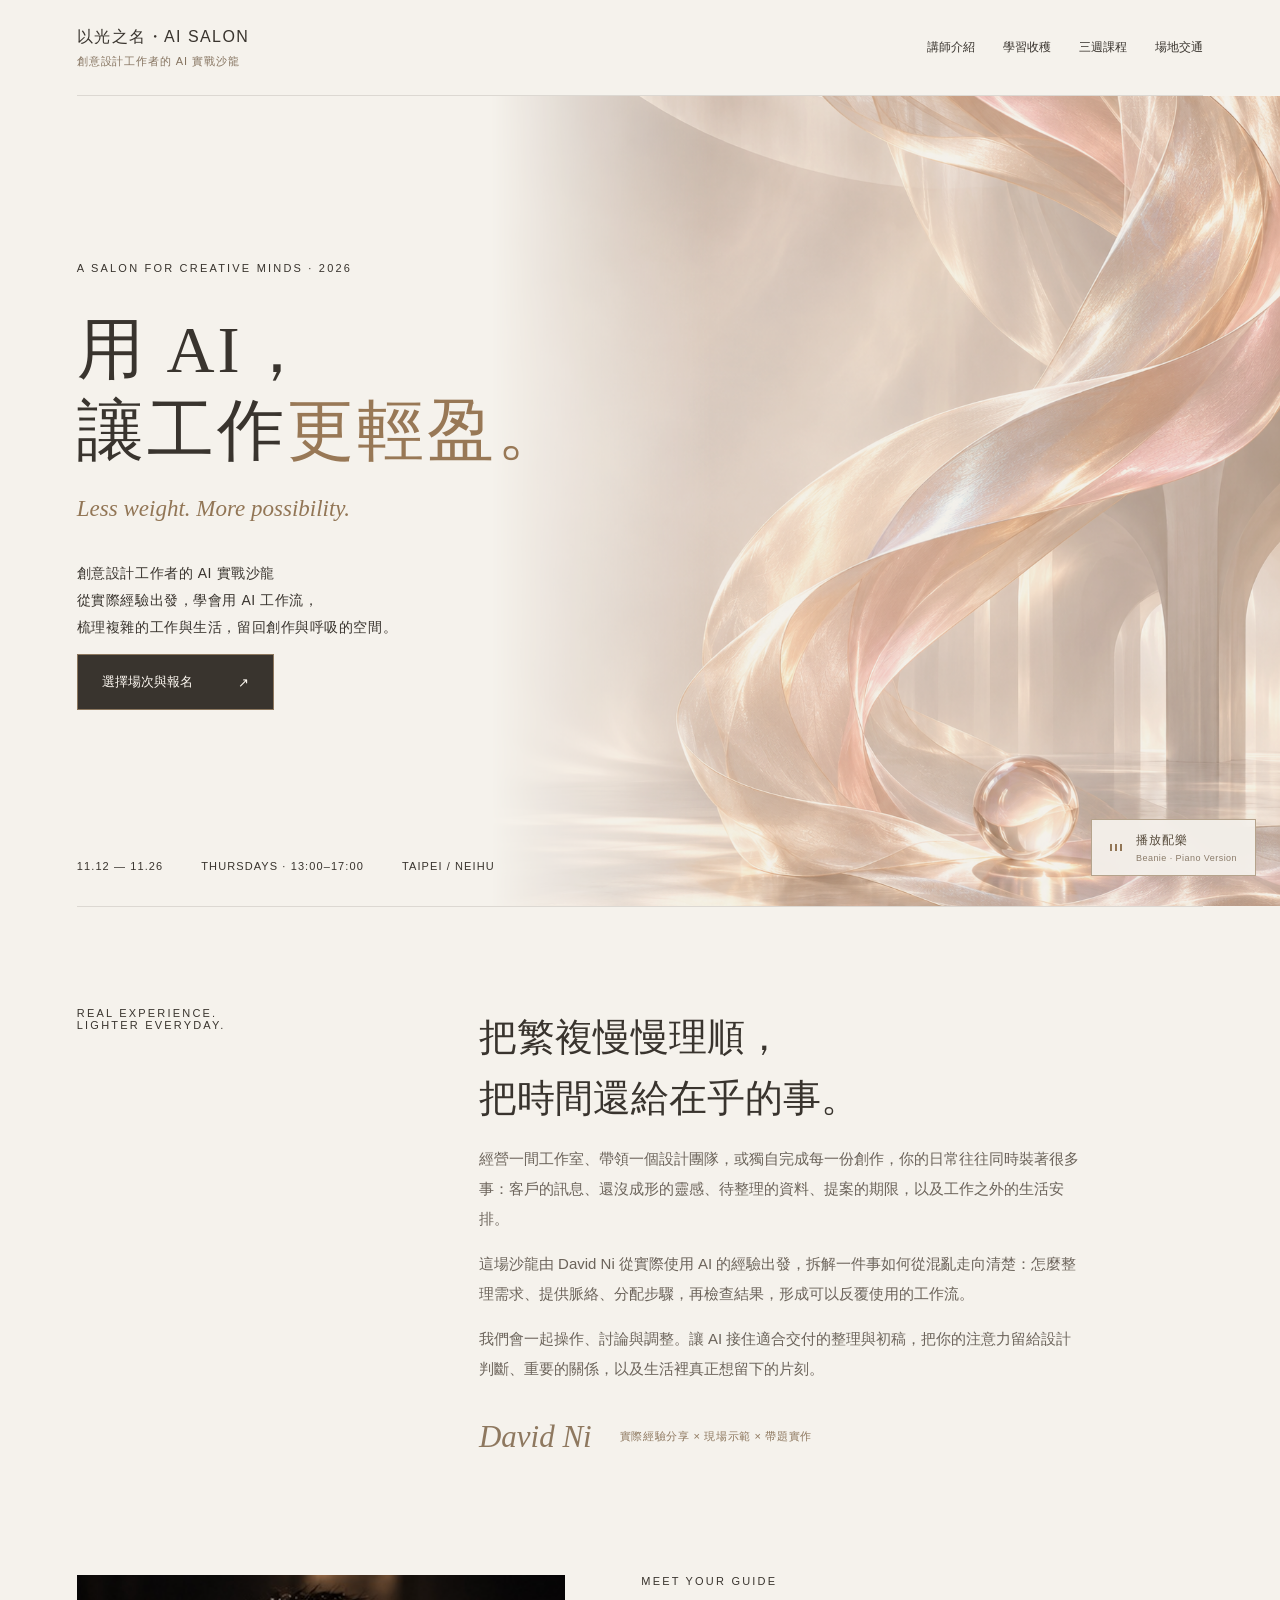
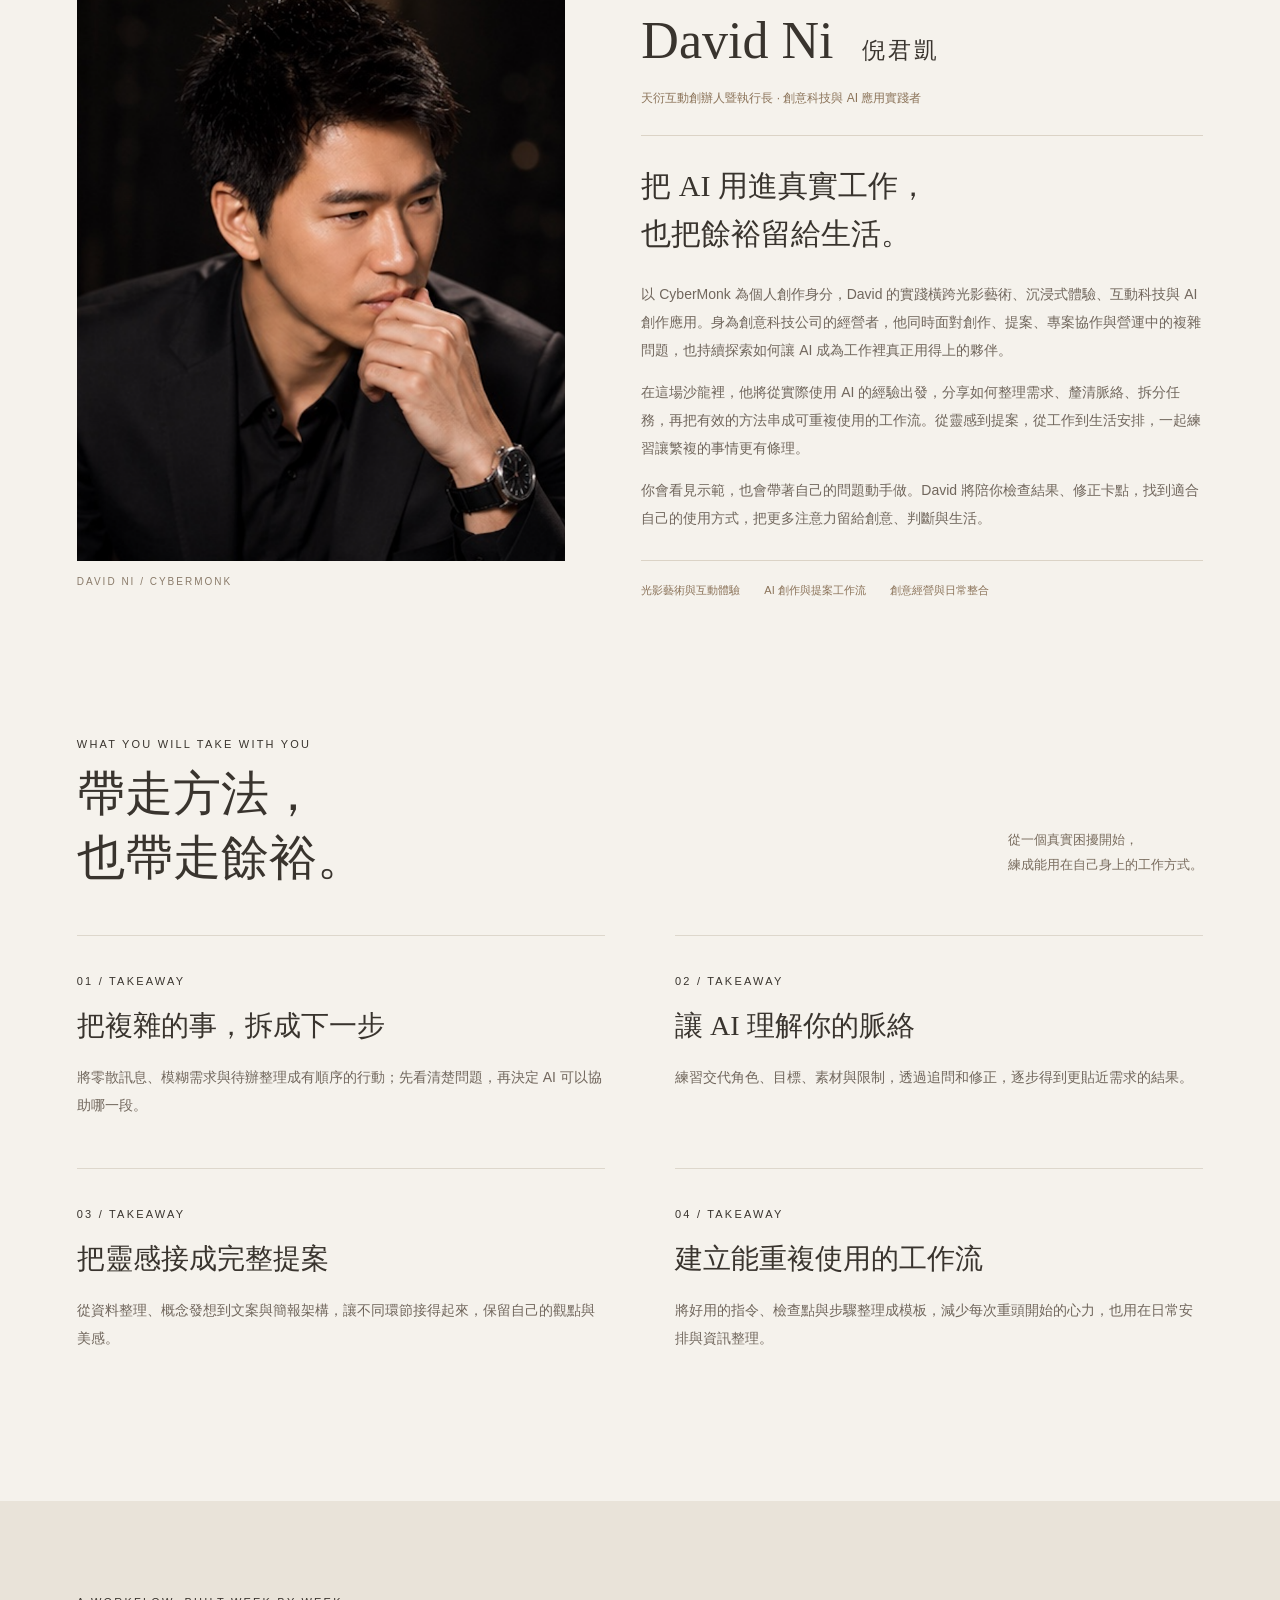
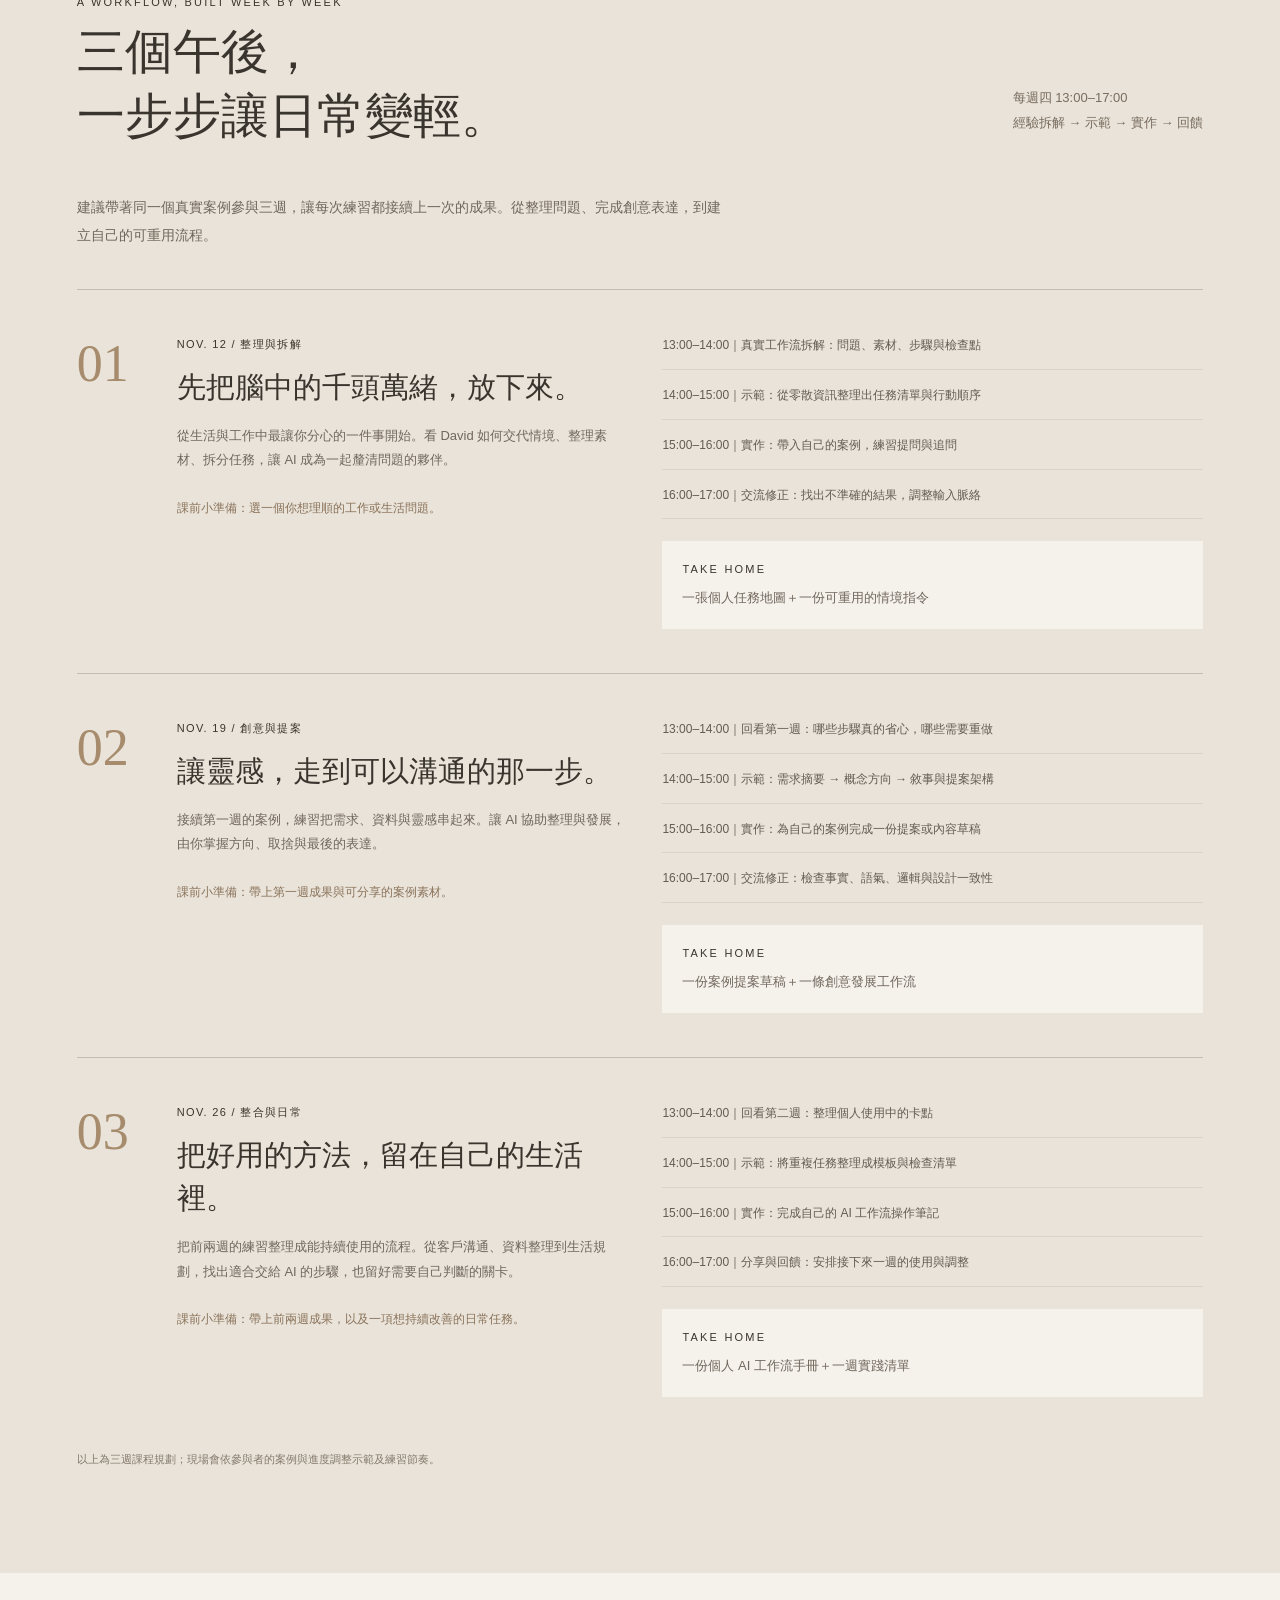
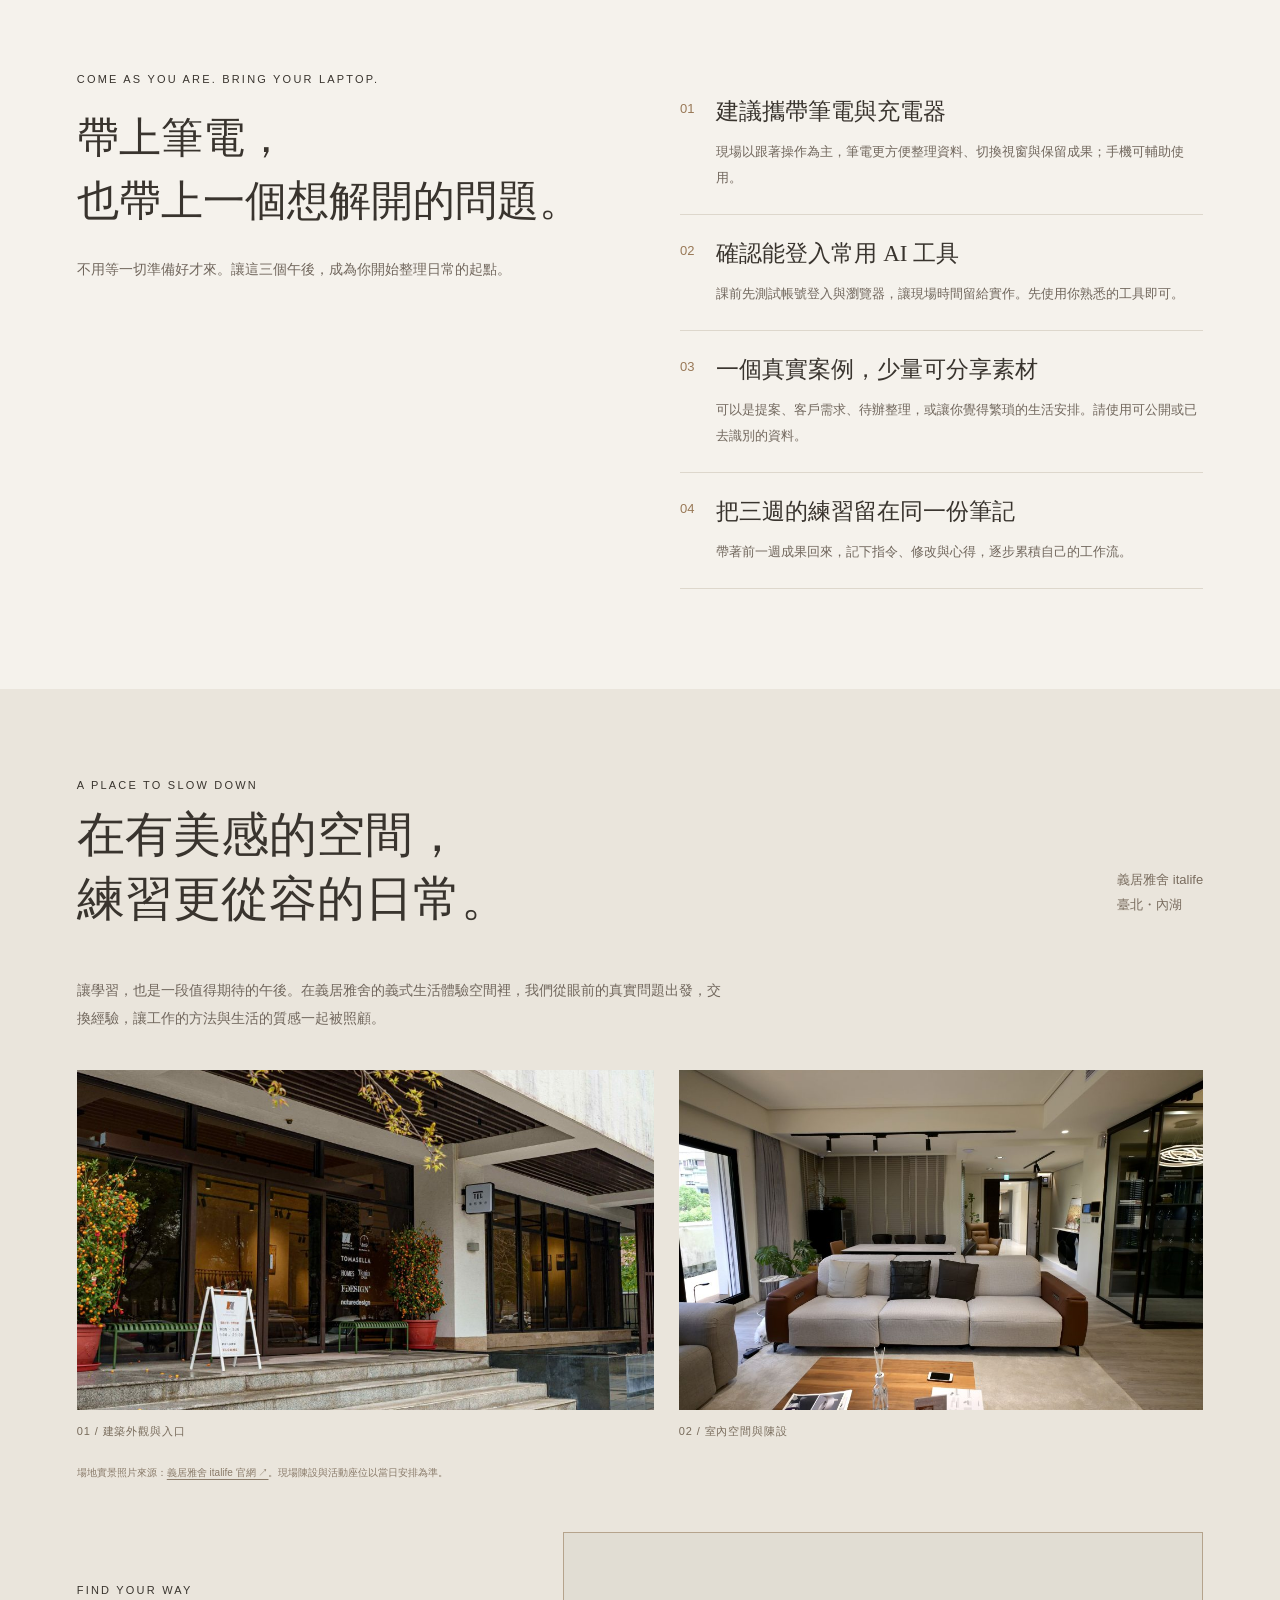
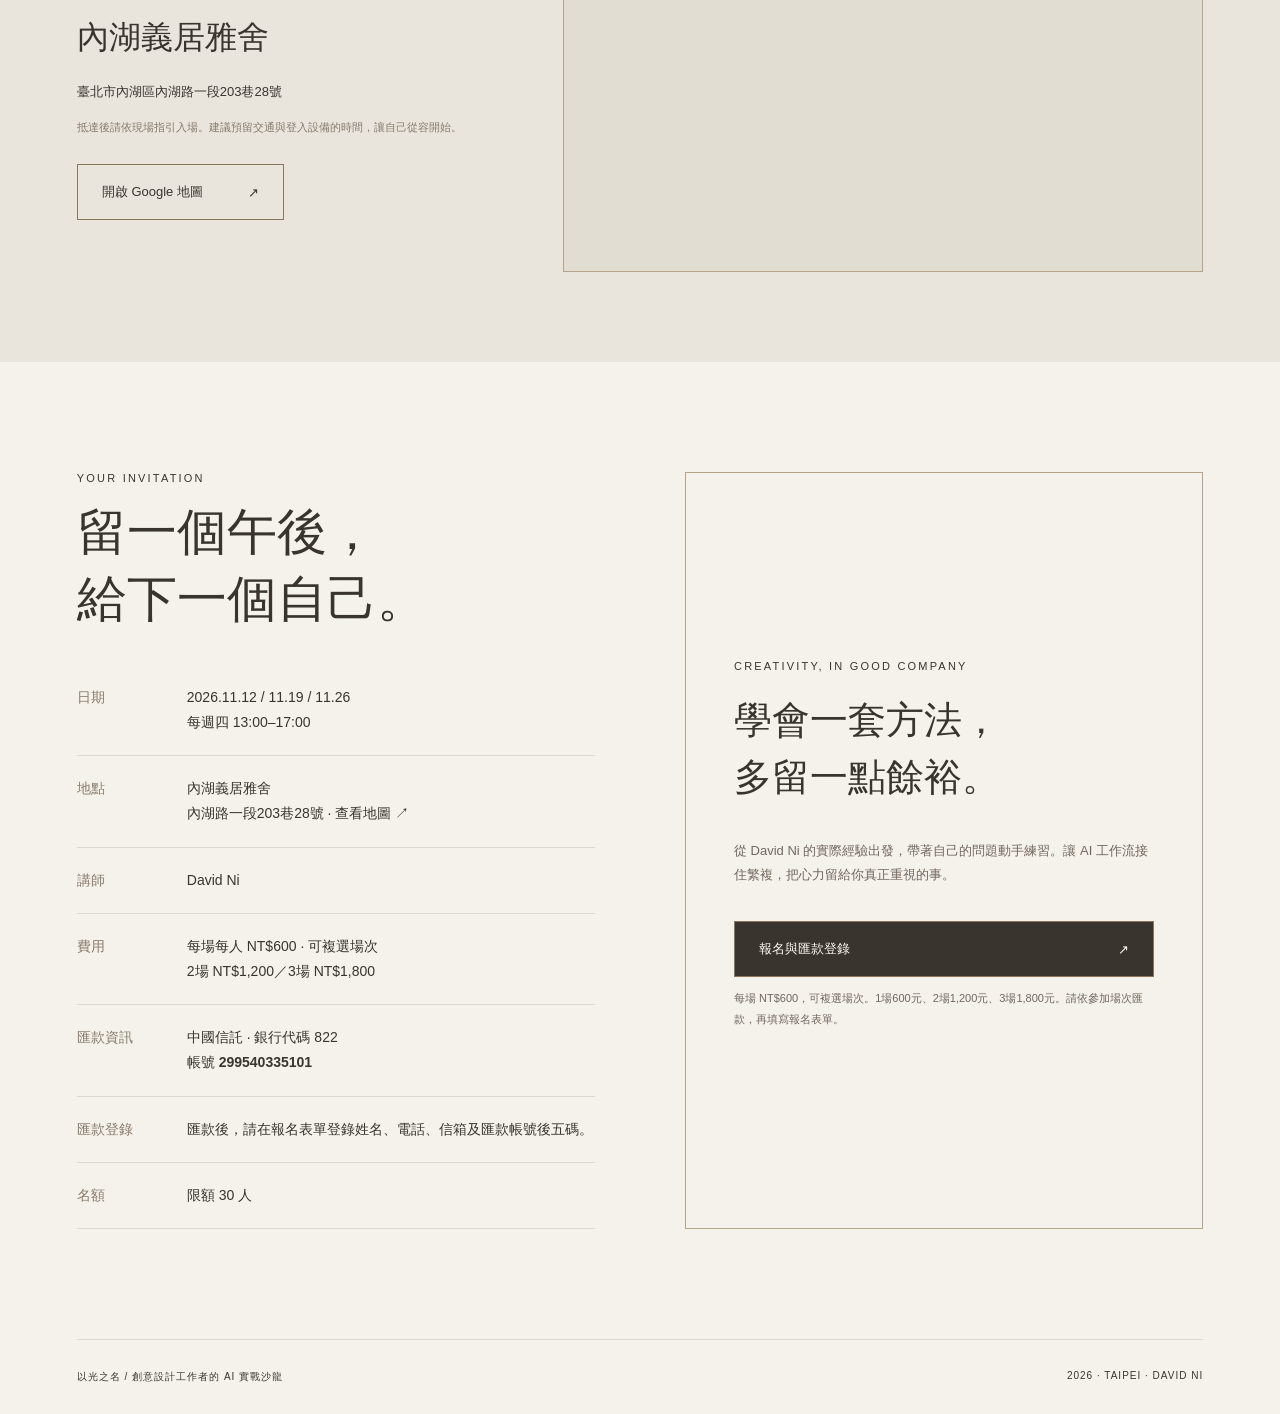
<file: index.html>
<!DOCTYPE html><html lang="zh-Hant"><head><meta charset="utf-8"><meta name="viewport" content="width=device-width,initial-scale=1"><title>以光之名｜創意設計工作者的 AI 實戰沙龍</title><meta name="description" content="David Ni 帶領的三週 AI 實戰沙龍。11/12、11/19、11/26，內湖義居雅舍。"><link rel="stylesheet" href="style.css"></head><body><div class="wrap"><nav><a class="brand" href="#"><span class="brand-title">以光之名・AI SALON</span><span class="brand-subtitle">創意設計工作者的 AI 實戰沙龍</span></a><div class="links"><a href="#speaker">講師介紹</a><a href="#learn">學習收穫</a><a href="#program">三週課程</a><a href="#venue">場地交通</a></div></nav><main><section class="hero" data-screen-label="首頁主視覺"><img class="art" src="imgs/silk.png" alt="珍珠白絲綢在香檳光中流動的藝術裝置"><div class="hero-copy"><div class="eyebrow">A SALON FOR CREATIVE MINDS · 2026</div><h1>用 AI，<br>讓工作<em>更輕盈。</em></h1><div class="english serif">Less weight. More possibility.</div><p class="sub">創意設計工作者的 AI 實戰沙龍<br>從實際經驗出發，學會用 AI 工作流，<br>梳理複雜的工作與生活，留回創作與呼吸的空間。</p><a class="btn" href="#join">選擇場次與報名 <span>↗</span></a></div><div class="hero-foot"><span>11.12 — 11.26</span><span>THURSDAYS · 13:00–17:00</span><span>TAIPEI / NEIHU</span></div></section><section class="intro" data-screen-label="沙龍理念"><div class="eyebrow">REAL EXPERIENCE.<br>LIGHTER EVERYDAY.</div><div><h2>把繁複慢慢理順，<br>把時間還給在乎的事。</h2><p>經營一間工作室、帶領一個設計團隊，或獨自完成每一份創作，你的日常往往同時裝著很多事：客戶的訊息、還沒成形的靈感、待整理的資料、提案的期限，以及工作之外的生活安排。</p><p>這場沙龍由 David Ni 從實際使用 AI 的經驗出發，拆解一件事如何從混亂走向清楚：怎麼整理需求、提供脈絡、分配步驟，再檢查結果，形成可以反覆使用的工作流。</p><p>我們會一起操作、討論與調整。讓 AI 接住適合交付的整理與初稿，把你的注意力留給設計判斷、重要的關係，以及生活裡真正想留下的片刻。</p><div class="signature"><span class="serif">David Ni</span><span>實際經驗分享 × 現場示範 × 帶題實作</span></div></div></section></main></div><section class="speaker wrap" id="speaker" data-screen-label="David Ni 講師介紹"><figure class="speaker-photo"><img src="imgs/david-ni-selected.png" alt="David Ni 黑色西裝托腮側向形象照" loading="lazy"><figcaption>DAVID NI / CYBERMONK</figcaption></figure><div class="speaker-copy"><div class="eyebrow">MEET YOUR GUIDE</div><h2>David Ni <span>倪君凱</span></h2><p class="speaker-role">天衍互動創辦人暨執行長 · 創意科技與 AI 應用實踐者</p><h3>把 AI 用進真實工作，<br>也把餘裕留給生活。</h3><p>以 CyberMonk 為個人創作身分，David 的實踐橫跨光影藝術、沉浸式體驗、互動科技與 AI 創作應用。身為創意科技公司的經營者，他同時面對創作、提案、專案協作與營運中的複雜問題，也持續探索如何讓 AI 成為工作裡真正用得上的夥伴。</p><p>在這場沙龍裡，他將從實際使用 AI 的經驗出發，分享如何整理需求、釐清脈絡、拆分任務，再把有效的方法串成可重複使用的工作流。從靈感到提案，從工作到生活安排，一起練習讓繁複的事情更有條理。</p><p>你會看見示範，也會帶著自己的問題動手做。David 將陪你檢查結果、修正卡點，找到適合自己的使用方式，把更多注意力留給創意、判斷與生活。</p><div class="speaker-topics"><span>光影藝術與互動體驗</span><span>AI 創作與提案工作流</span><span>創意經營與日常整合</span></div></div></section><section class="outcomes wrap" id="learn" data-screen-label="學習收穫"><div class="section-head"><div><div class="eyebrow">WHAT YOU WILL TAKE WITH YOU</div><h2>帶走方法，<br>也帶走餘裕。</h2></div><p class="section-lead">從一個真實困擾開始，<br>練成能用在自己身上的工作方式。</p></div><div class="outcome-grid"><article class="outcome"><span class="eyebrow">01 / TAKEAWAY</span><h3>把複雜的事，拆成下一步</h3><p>將零散訊息、模糊需求與待辦整理成有順序的行動；先看清楚問題，再決定 AI 可以協助哪一段。</p></article><article class="outcome"><span class="eyebrow">02 / TAKEAWAY</span><h3>讓 AI 理解你的脈絡</h3><p>練習交代角色、目標、素材與限制，透過追問和修正，逐步得到更貼近需求的結果。</p></article><article class="outcome"><span class="eyebrow">03 / TAKEAWAY</span><h3>把靈感接成完整提案</h3><p>從資料整理、概念發想到文案與簡報架構，讓不同環節接得起來，保留自己的觀點與美感。</p></article><article class="outcome"><span class="eyebrow">04 / TAKEAWAY</span><h3>建立能重複使用的工作流</h3><p>將好用的指令、檢查點與步驟整理成模板，減少每次重頭開始的心力，也用在日常安排與資訊整理。</p></article></div></section><section class="program" id="program" data-screen-label="三週課程進度"><div class="wrap"><div class="section-head"><div><div class="eyebrow">A WORKFLOW, BUILT WEEK BY WEEK</div><h2>三個午後，<br>一步步讓日常變輕。</h2></div><p class="section-lead">每週四 13:00–17:00<br>經驗拆解 → 示範 → 實作 → 回饋</p></div><p class="program-intro">建議帶著同一個真實案例參與三週，讓每次練習都接續上一次的成果。從整理問題、完成創意表達，到建立自己的可重用流程。</p><article class="session expanded"><div class="num">01</div><div class="session-summary"><span class="date">NOV. 12 / 整理與拆解</span><h3>先把腦中的千頭萬緒，放下來。</h3><p>從生活與工作中最讓你分心的一件事開始。看 David 如何交代情境、整理素材、拆分任務，讓 AI 成為一起釐清問題的夥伴。</p><p class="session-prep">課前小準備：選一個你想理順的工作或生活問題。</p></div><div class="session-work"><ul class="agenda"><li>13:00–14:00｜真實工作流拆解：問題、素材、步驟與檢查點</li><li>14:00–15:00｜示範：從零散資訊整理出任務清單與行動順序</li><li>15:00–16:00｜實作：帶入自己的案例，練習提問與追問</li><li>16:00–17:00｜交流修正：找出不準確的結果，調整輸入脈絡</li></ul><div class="take-home"><span class="eyebrow">TAKE HOME</span><p>一張個人任務地圖＋一份可重用的情境指令</p></div></div></article><article class="session expanded"><div class="num">02</div><div class="session-summary"><span class="date">NOV. 19 / 創意與提案</span><h3>讓靈感，走到可以溝通的那一步。</h3><p>接續第一週的案例，練習把需求、資料與靈感串起來。讓 AI 協助整理與發展，由你掌握方向、取捨與最後的表達。</p><p class="session-prep">課前小準備：帶上第一週成果與可分享的案例素材。</p></div><div class="session-work"><ul class="agenda"><li>13:00–14:00｜回看第一週：哪些步驟真的省心，哪些需要重做</li><li>14:00–15:00｜示範：需求摘要 → 概念方向 → 敘事與提案架構</li><li>15:00–16:00｜實作：為自己的案例完成一份提案或內容草稿</li><li>16:00–17:00｜交流修正：檢查事實、語氣、邏輯與設計一致性</li></ul><div class="take-home"><span class="eyebrow">TAKE HOME</span><p>一份案例提案草稿＋一條創意發展工作流</p></div></div></article><article class="session expanded"><div class="num">03</div><div class="session-summary"><span class="date">NOV. 26 / 整合與日常</span><h3>把好用的方法，留在自己的生活裡。</h3><p>把前兩週的練習整理成能持續使用的流程。從客戶溝通、資料整理到生活規劃，找出適合交給 AI 的步驟，也留好需要自己判斷的關卡。</p><p class="session-prep">課前小準備：帶上前兩週成果，以及一項想持續改善的日常任務。</p></div><div class="session-work"><ul class="agenda"><li>13:00–14:00｜回看第二週：整理個人使用中的卡點</li><li>14:00–15:00｜示範：將重複任務整理成模板與檢查清單</li><li>15:00–16:00｜實作：完成自己的 AI 工作流操作筆記</li><li>16:00–17:00｜分享與回饋：安排接下來一週的使用與調整</li></ul><div class="take-home"><span class="eyebrow">TAKE HOME</span><p>一份個人 AI 工作流手冊＋一週實踐清單</p></div></div></article><p class="note">以上為三週課程規劃；現場會依參與者的案例與進度調整示範及練習節奏。</p></div></section><section class="prepare wrap" id="prepare" data-screen-label="行前準備"><div><div class="eyebrow">COME AS YOU ARE. BRING YOUR LAPTOP.</div><h2>帶上筆電，<br>也帶上一個想解開的問題。</h2><p>不用等一切準備好才來。讓這三個午後，成為你開始整理日常的起點。</p></div><div class="prepare-list"><article><span>01</span><div><h3>建議攜帶筆電與充電器</h3><p>現場以跟著操作為主，筆電更方便整理資料、切換視窗與保留成果；手機可輔助使用。</p></div></article><article><span>02</span><div><h3>確認能登入常用 AI 工具</h3><p>課前先測試帳號登入與瀏覽器，讓現場時間留給實作。先使用你熟悉的工具即可。</p></div></article><article><span>03</span><div><h3>一個真實案例，少量可分享素材</h3><p>可以是提案、客戶需求、待辦整理，或讓你覺得繁瑣的生活安排。請使用可公開或已去識別的資料。</p></div></article><article><span>04</span><div><h3>把三週的練習留在同一份筆記</h3><p>帶著前一週成果回來，記下指令、修改與心得，逐步累積自己的工作流。</p></div></article></div></section><section class="venue" id="venue" data-screen-label="場地與交通"><div class="wrap"><div class="section-head"><div><div class="eyebrow">A PLACE TO SLOW DOWN</div><h2>在有美感的空間，<br>練習更從容的日常。</h2></div><p class="section-lead">義居雅舍 italife<br>臺北・內湖</p></div><p class="venue-intro">讓學習，也是一段值得期待的午後。在義居雅舍的義式生活體驗空間裡，我們從眼前的真實問題出發，交換經驗，讓工作的方法與生活的質感一起被照顧。</p><div class="venue-gallery"><figure><img src="imgs/venue-interior.jpg" alt="義居雅舍實際外觀：玻璃入口、植栽與階梯" loading="lazy"><figcaption>01 / 建築外觀與入口</figcaption></figure><figure><img src="imgs/venue-detail.jpg" alt="義居雅舍實際室內：沙發、桌椅與自然採光" loading="lazy"><figcaption>02 / 室內空間與陳設</figcaption></figure></div><p class="photo-credit">場地實景照片來源：<a href="https://vitaitalian.com/italife/" target="_blank" rel="noopener">義居雅舍 italife 官網 ↗</a>。現場陳設與活動座位以當日安排為準。</p><div class="venue-location"><div><div class="eyebrow">FIND YOUR WAY</div><h3>內湖義居雅舍</h3><p>臺北市內湖區內湖路一段203巷28號</p><p class="note">抵達後請依現場指引入場。建議預留交通與登入設備的時間，讓自己從容開始。</p><a class="btn light" href="https://www.google.com/maps/search/?api=1&amp;query=義居雅舍%20臺北市內湖區內湖路一段203巷28號" target="_blank" rel="noopener">開啟 Google 地圖 <span>↗</span></a></div><iframe title="義居雅舍位置地圖" src="https://maps.google.com/maps?q=義居雅舍%20臺北市內湖區內湖路一段203巷28號&amp;output=embed&amp;hl=zh-TW&amp;z=16" loading="lazy" referrerpolicy="no-referrer-when-downgrade" allowfullscreen></iframe></div></div></section><div class="wrap"><section class="details" id="join" data-screen-label="參與資訊"><div><div class="eyebrow">YOUR INVITATION</div><h2>留一個午後，<br>給下一個自己。</h2><dl class="facts"><div class="fact"><dt>日期</dt><dd>2026.11.12 / 11.19 / 11.26<br>每週四 13:00–17:00</dd></div><div class="fact"><dt>地點</dt><dd>內湖義居雅舍<br><a href="#venue">內湖路一段203巷28號 · 查看地圖 ↗</a></dd></div><div class="fact"><dt>講師</dt><dd>David Ni</dd></div><div class="fact"><dt>費用</dt><dd>每場每人 NT$600 · 可複選場次<br>2場 NT$1,200／3場 NT$1,800</dd></div><div class="fact"><dt>匯款資訊</dt><dd>中國信託 · 銀行代碼 822<br>帳號 <strong class="bank-account">299540335101</strong></dd></div><div class="fact"><dt>匯款登錄</dt><dd>匯款後，請在報名表單登錄姓名、電話、信箱及匯款帳號後五碼。</dd></div><div class="fact"><dt>名額</dt><dd>限額 30 人</dd></div></dl></div><aside class="invitation"><span class="eyebrow">CREATIVITY, IN GOOD COMPANY</span><h3>學會一套方法，<br>多留一點餘裕。</h3><p>從 David Ni 的實際經驗出發，帶著自己的問題動手練習。讓 AI 工作流接住繁複，把心力留給你真正重視的事。</p><button class="btn" id="registration">報名與匯款登錄 <span>↗</span></button><p class="note">每場 NT$600，可複選場次。1場600元、2場1,200元、3場1,800元。請依參加場次匯款，再填寫報名表單。</p></aside></section><footer><span>以光之名 / 創意設計工作者的 AI 實戰沙龍</span><span>2026 · TAIPEI · DAVID NI</span></footer></div><dialog id="registration-dialog"><button class="close" aria-label="關閉">×</button><div class="eyebrow">RESERVE YOUR AFTERNOON</div><h2>完成匯款，登錄報名。</h2><p>每場 NT$600，可複選場次（2場1,200元／3場1,800元）。請匯款至中國信託（822），帳號 299540335101，再於 Google 表單填寫姓名、電話、信箱、匯款帳號後五碼、參加場次及匯款金額。主辦方將核對款項後確認報名。</p><p>11/12、11/19、11/26<br>13:00–17:00 · 內湖義居雅舍<br>每場每人 NT$600，匯款報名 · 限額 30 人</p><a class="btn" href="https://docs.google.com/forms/d/e/1FAIpQLScIHOlcCPnB-vMUe8Z1a5qZ0A2ckWNZBSgMWFApjirAPnbfQA/viewform" target="_blank" rel="noopener">填寫 Google 報名表單 <span>↗</span></a><button class="btn light" id="dismiss">稍後再填</button></dialog><audio id="salon-music" src="audio/beanie-piano.mp3" autoplay loop preload="metadata"></audio><button class="music-control" id="music-toggle" type="button" aria-label="播放背景音樂" aria-pressed="false"><span class="music-bars" aria-hidden="true"><i></i><i></i><i></i></span><span><span id="music-status">播放配樂</span><small>Beanie · Piano Version</small></span></button><script src="app.js"></script></body></html>
</file>
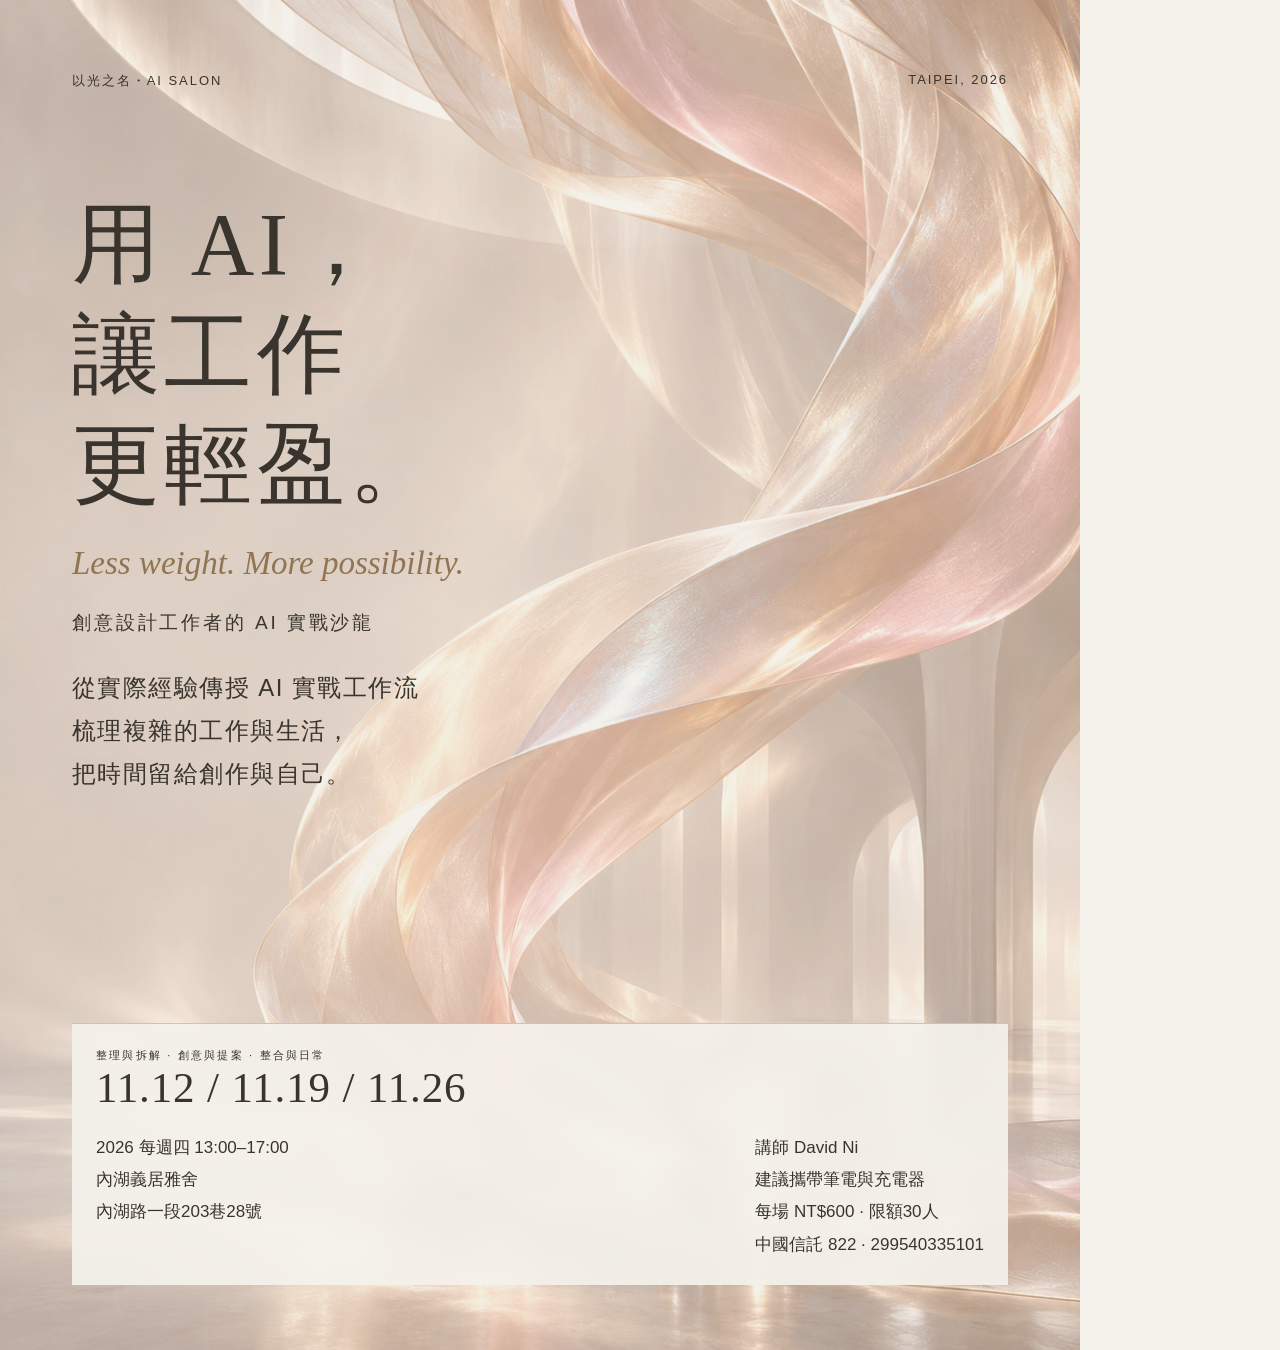
<file: poster-export.html>
<!DOCTYPE html><html lang="zh-Hant"><head><meta charset="utf-8"><meta name="viewport" content="width=device-width,initial-scale=1"><title>以光之名｜創意設計工作者的 AI 實戰沙龍</title><meta name="description" content="David Ni 帶領的三週 AI 實戰沙龍。11/12、11/19、11/26，內湖義居雅舍。"><link rel="stylesheet" href="style.css"><style>.poster-shell{padding:0;display:block}.poster{margin:0}</style></head><body><div class="poster-shell"><article class="poster" data-screen-label="沙龍海報"><img class="art" src="imgs/silk.png" alt="流動絲綢的香檳色光影"><div class="poster-top"><span>以光之名・AI SALON</span><span>TAIPEI, 2026</span></div><h1>用 AI，<br>讓工作<br>更輕盈。</h1><div class="english serif">Less weight. More possibility.</div><div class="poster-sub">創意設計工作者的 AI 實戰沙龍</div><div class="poster-value">從實際經驗傳授 AI 實戰工作流<br>梳理複雜的工作與生活，<br>把時間留給創作與自己。</div><div class="poster-bottom"><div class="eyebrow">整理與拆解 · 創意與提案 · 整合與日常</div><div class="poster-dates">11.12 / 11.19 / 11.26</div><div class="poster-meta"><div>2026 每週四 13:00–17:00<br>內湖義居雅舍<br>內湖路一段203巷28號</div><div>講師 David Ni<br>建議攜帶筆電與充電器<br>每場 NT$600 · 限額30人<br>中國信託 822 · 299540335101</div></div></div></article></div></body></html>
</file>
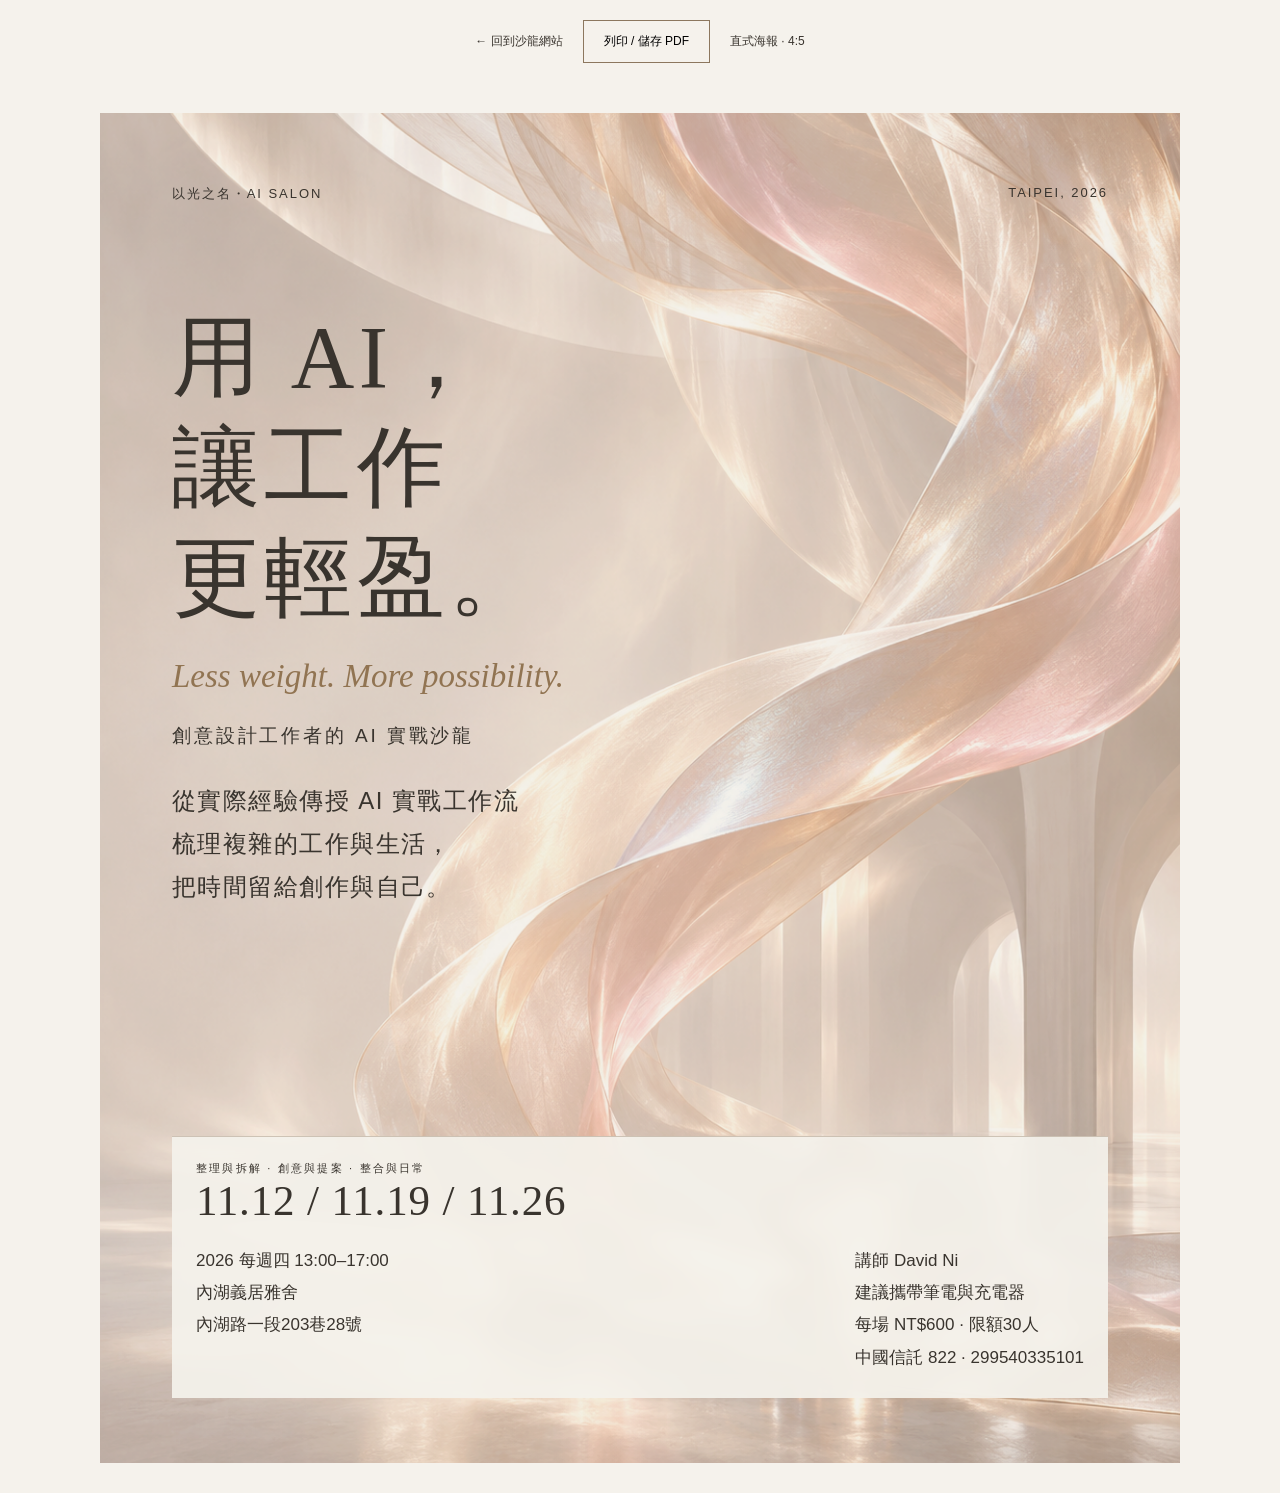
<file: poster.html>
<!DOCTYPE html><html lang="zh-Hant"><head><meta charset="utf-8"><meta name="viewport" content="width=device-width,initial-scale=1"><title>以光之名｜創意設計工作者的 AI 實戰沙龍</title><meta name="description" content="David Ni 帶領的三週 AI 實戰沙龍。11/12、11/19、11/26，內湖義居雅舍。"><link rel="stylesheet" href="style.css"></head><body><div class="poster-toolbar"><a href="index.html">← 回到沙龍網站</a><button onclick="window.print()">列印 / 儲存 PDF</button><span>直式海報 · 4:5</span></div><div class="poster-shell"><article class="poster" data-screen-label="沙龍海報"><img class="art" src="imgs/silk.png" alt="流動絲綢的香檳色光影"><div class="poster-top"><span>以光之名・AI SALON</span><span>TAIPEI, 2026</span></div><h1>用 AI，<br>讓工作<br>更輕盈。</h1><div class="english serif">Less weight. More possibility.</div><div class="poster-sub">創意設計工作者的 AI 實戰沙龍</div><div class="poster-value">從實際經驗傳授 AI 實戰工作流<br>梳理複雜的工作與生活，<br>把時間留給創作與自己。</div><div class="poster-bottom"><div class="eyebrow">整理與拆解 · 創意與提案 · 整合與日常</div><div class="poster-dates">11.12 / 11.19 / 11.26</div><div class="poster-meta"><div>2026 每週四 13:00–17:00<br>內湖義居雅舍<br>內湖路一段203巷28號</div><div>講師 David Ni<br>建議攜帶筆電與充電器<br>每場 NT$600 · 限額30人<br>中國信託 822 · 299540335101</div></div></div></article></div></body></html>
</file>
<file: style.css>
*{box-sizing:border-box}html{scroll-behavior:smooth}body{margin:0;background:#f5f2ec;color:#39342e;font-family:-apple-system,"PingFang TC","Noto Sans TC",sans-serif}a{color:inherit;text-decoration:none}button{font:inherit}::selection{background:#d5bca3} .serif,h1,h2,h3{font-family:"Bodoni 72","Times New Roman","Songti TC","Noto Serif TC",serif;font-weight:400} .eyebrow{font-size:11px;letter-spacing:.2em;text-transform:uppercase} .wrap{max-width:1320px;margin:auto;padding:0 6%}nav{height:90px;display:flex;align-items:center;justify-content:space-between;border-bottom:1px solid #49413725}nav .brand{font-size:15px;letter-spacing:.12em}nav .links{display:flex;gap:28px;font-size:12px}.hero{position:relative;min-height:790px;height:calc(100svh - 90px);max-height:1100px;display:grid;grid-template-columns:1fr 1fr;align-items:center}.art{position:absolute;right:-6.8%;top:0;width:70%;height:100%;object-fit:cover;object-position:center;mix-blend-mode:multiply;z-index:0}.hero-copy{z-index:1;position:relative;padding:60px 0}.hero h1{font-size:clamp(46px,5.5vw,83px);line-height:1.22;letter-spacing:.045em;margin:35px 0 25px}.hero h1 em{font-style:normal;color:#987856}.sub{font-size:14px;line-height:1.9;letter-spacing:.08em;max-width:390px}.hero .english{font-style:italic;font-size:23px;color:#927656;margin-bottom:38px}.btn{display:inline-flex;align-items:center;justify-content:space-between;gap:45px;padding:18px 24px;border:1px solid #8c775e;background:#39342e;color:#fffaf3;min-height:52px;font-size:13px;cursor:pointer;transition:.25s}.btn:hover{background:#8a7054;transform:translateY(-2px)}.btn.light{background:transparent;color:#39342e}.hero-foot{position:absolute;bottom:34px;z-index:1;display:flex;gap:38px;font-size:11px;letter-spacing:.1em}.intro{padding:100px 0;border-top:1px solid #49413725;display:grid;grid-template-columns:1fr 2fr;gap:40px}.intro h2{font-size:38px;line-height:1.6;margin:0}.intro p{font-size:14px;line-height:2;color:#6c645b;max-width:600px}.program{background:#e9e3d9;padding:95px 0}.section-head{display:flex;align-items:end;justify-content:space-between;margin-bottom:45px}.section-head h2{font-size:48px;margin:12px 0 0}.session{display:grid;grid-template-columns:100px 1fr 1fr;gap:30px;border-top:1px solid #74685650;padding:35px 0}.num{font-family:"Times New Roman",serif;font-size:52px;color:#a68b6d}.session h3{font-size:27px;margin:4px 0 12px}.session p{font-size:13px;line-height:1.9;color:#71675d;margin:0}.date{font-size:11px;letter-spacing:.12em}.details{padding:110px 0;display:grid;grid-template-columns:1fr 1fr;gap:90px}.details h2{font-size:50px;margin:15px 0 32px}.facts{margin:0}.fact{display:grid;grid-template-columns:90px 1fr;gap:20px;padding:20px 0;border-bottom:1px solid #49413725;font-size:14px;line-height:1.8}.fact dt{color:#8a7b6a}.fact dd{margin:0}.invitation{border:1px solid #b5a38c;padding:48px;display:flex;flex-direction:column;align-items:start;justify-content:center}.invitation h3{font-size:38px;line-height:1.5;margin:20px 0}.invitation p{font-size:13px;line-height:1.9;color:#71675d}.invitation .btn{margin-top:20px;width:100%}.note{font-size:11px!important;color:#857a6c}footer{display:flex;justify-content:space-between;gap:25px;padding:30px 0;border-top:1px solid #49413725;font-size:10px;letter-spacing:.1em}dialog{max-width:470px;width:calc(100% - 40px);border:1px solid #b5a38c;background:#f5f2ec;padding:40px;color:#39342e}dialog::backdrop{background:#24201970;backdrop-filter:blur(7px)}dialog h2{font-size:32px}dialog p{font-size:14px;line-height:1.9}.close{float:right;border:0;background:none;font-size:25px;cursor:pointer;min-width:44px;min-height:44px}.poster{position:relative;width:1080px;height:1350px;overflow:hidden;background:#f5f2ec;padding:72px;color:#39342e}.poster .art{right:0;top:0;width:100%;height:100%;opacity:.9}.poster>*:not(.art){position:relative;z-index:1}.poster .poster-top{display:flex;justify-content:space-between;font-size:13px;letter-spacing:.2em}.poster h1{font-size:92px;line-height:1.25;letter-spacing:.05em;margin:100px 0 25px}.poster .english{font-size:33px;font-style:italic;color:#917452}.poster-bottom{position:absolute!important;bottom:65px;left:72px;right:72px;border-top:1px solid #8c775e60;padding-top:26px;background:#f5f2ecb5;backdrop-filter:blur(10px)}.poster-dates{font-family:"Times New Roman",serif;font-size:43px;letter-spacing:.02em}.poster-meta{display:flex;justify-content:space-between;gap:30px;margin-top:20px;font-size:19px;line-height:1.9}.poster-sub{font-size:19px;letter-spacing:.15em;margin-top:34px}.poster-shell{padding:30px;display:flex;justify-content:center}.poster-toolbar{display:flex;gap:20px;align-items:center;justify-content:center;padding:20px;font-size:12px}.poster-toolbar button{padding:12px 20px;border:1px solid #8c775e;background:transparent;cursor:pointer}@media(min-width:900px){.hero-copy{animation:appear 1.1s ease-out both}}@keyframes appear{from{opacity:0;transform:translateY(18px)}to{opacity:1;transform:translateY(0)}}@media(prefers-reduced-motion:reduce){*{animation:none!important;scroll-behavior:auto!important;transition:none!important}}@media(max-width:760px){nav{height:72px}.links a:first-child{display:none}.wrap{padding:0 7%}.hero{display:block;height:auto;min-height:860px;padding-top:10px}.hero-copy{padding-top:45px}.hero h1{font-size:48px;margin:24px 0}.hero .english{font-size:22px}.art{width:110%;height:63%;right:-8%;top:auto;bottom:0;object-position:center}.hero .art{opacity:.72}.hero-foot{bottom:25px;gap:18px;font-size:10px}.intro{padding:65px 0;grid-template-columns:1fr;gap:24px}.intro h2{font-size:30px}.program{padding:65px 0}.section-head h2{font-size:38px}.section-head{display:block}.session{grid-template-columns:55px 1fr;gap:18px}.session>p{grid-column:2}.num{font-size:40px}.session h3{font-size:25px}.details{padding:70px 0;grid-template-columns:1fr;gap:45px}.details h2{font-size:40px}.invitation{padding:28px}.invitation h3{font-size:32px}footer{flex-direction:column}.poster-shell{padding:0;display:block;overflow:auto}}@media print{@page{size:216mm 270mm;margin:0}.poster-toolbar{display:none}.poster-shell{padding:0;display:block}.poster{width:216mm;height:270mm;transform-origin:top left;padding:14.4mm;print-color-adjust:exact;-webkit-print-color-adjust:exact}.poster h1{font-size:18.4mm;margin-top:20mm}.poster .poster-top{font-size:2.6mm}.poster .english{font-size:6.6mm}.poster-sub{font-size:3.8mm}.poster-bottom{left:14.4mm;right:14.4mm;bottom:13mm;padding-top:5.2mm}.poster-dates{font-size:8.6mm}.poster-meta{font-size:3.8mm;gap:6mm;margin-top:4mm}}.hero .art{mask-image:linear-gradient(to right,transparent 0%,#000 28%);-webkit-mask-image:linear-gradient(to right,transparent 0%,#000 28%)}
@media(max-width:760px){.hero .art{mask-image:linear-gradient(to bottom,transparent,#000 35%);-webkit-mask-image:linear-gradient(to bottom,transparent,#000 35%)}}
@media(max-width:760px){.hero h1{font-size:40px;line-height:1.35;letter-spacing:.02em}.hero-foot{flex-wrap:wrap;gap:10px 20px}.hero-foot span{white-space:nowrap}}

/* Editorial expansion — real workflows, lighter everyday. */
.hero{grid-template-columns:1.15fr .85fr}.hero h1{font-size:clamp(44px,5.2vw,76px)}.hero .sub{max-width:470px;letter-spacing:.04em}.hero-copy{padding-bottom:90px}.intro p{font-size:15px}.signature{display:flex;gap:28px;align-items:center;margin-top:35px;color:#8e785f}.signature .serif{font-size:31px;font-style:italic}.signature span:last-child{font-size:11px;letter-spacing:.06em}.outcomes{padding-top:30px;padding-bottom:100px}.section-lead{font-size:13px;line-height:1.9;color:#796c5e}.outcome-grid{display:grid;grid-template-columns:1fr 1fr;gap:0 70px}.outcome{padding:35px 0;border-top:1px solid #9a8b7645}.outcome h3{font-size:28px;margin:18px 0}.outcome p,.prepare p,.venue-intro{font-size:14px;line-height:2;color:#71675d}.program-intro{max-width:650px;font-size:14px;line-height:2;color:#71675d;margin-bottom:40px}.session.expanded{grid-template-columns:65px 1fr 1.2fr;gap:35px;padding:44px 0}.expanded h3{font-size:29px;line-height:1.5;margin:14px 0}.expanded .session-prep{font-size:12px;margin-top:24px;color:#8a735a}.agenda{padding:0;margin:0;list-style:none;display:grid;gap:14px}.agenda li{font-size:12px;line-height:1.9;padding-bottom:12px;border-bottom:1px solid #b4a59140;color:#645b51}.take-home{margin-top:22px;padding:18px 20px;background:#f5f2ec}.take-home p{margin-top:9px;font-size:13px}.prepare{padding-top:100px;padding-bottom:100px;display:grid;grid-template-columns:1fr 1fr;gap:80px}.prepare h2{font-size:42px;line-height:1.5;margin:22px 0}.prepare-list article{display:flex;gap:22px;padding:23px 0;border-bottom:1px solid #9a8b7645}.prepare-list article>span{font-size:13px;color:#987856;padding-top:5px}.prepare-list h3{font-size:23px;margin:0 0 12px}.prepare-list p{margin:0;font-size:13px}.venue{background:#eae5dc;padding:90px 0}.venue-intro{max-width:650px;margin-bottom:38px}.venue-gallery{display:grid;grid-template-columns:1.1fr 1fr;gap:25px}.venue figure{margin:0}.venue-gallery img{width:100%;height:340px;object-fit:cover;display:block}.venue figcaption{font-size:11px;letter-spacing:.08em;margin-top:14px;color:#786b5b}.photo-credit{font-size:10px;line-height:1.8;color:#8a7b6a;margin:25px 0 50px}.photo-credit a{text-decoration:underline;text-underline-offset:3px}.venue-location{display:grid;grid-template-columns:.8fr 1.2fr;gap:60px;align-items:center}.venue-location h3{font-size:32px;margin:20px 0}.venue-location p{font-size:13px;line-height:1.9}.venue-location iframe{width:100%;height:340px;border:1px solid #b5a38c;background:#e1ddd3}.venue-location .btn{margin-top:15px}.poster .poster-value{font-size:24px;line-height:1.8;letter-spacing:.06em;max-width:650px;margin-top:30px}.poster h1{font-size:88px}.poster .poster-sub{margin-top:28px}.poster .poster-value strong{font-weight:500}.poster .poster-bottom{background:#f5f2eceb;padding:24px}.poster .poster-meta{font-size:17px}.poster .poster-top{letter-spacing:.15em}@media(max-width:760px){nav .links{gap:16px}nav .links a{display:none}nav .links a:last-child{display:block}.hero h1{font-size:39px;letter-spacing:.01em}.hero{min-height:900px}.hero .sub{font-size:13px;letter-spacing:0}.hero-copy{padding-bottom:70px}.signature{align-items:start;flex-direction:column;gap:12px}.outcomes{padding-top:0;padding-bottom:60px}.outcome-grid{grid-template-columns:1fr}.section-head h2{font-size:34px;line-height:1.5}.outcome h3{font-size:25px}.session.expanded{grid-template-columns:42px 1fr;gap:15px}.session-work{grid-column:2}.expanded h3{font-size:26px}.prepare{padding-top:65px;padding-bottom:65px;grid-template-columns:1fr;gap:20px}.prepare h2{font-size:32px}.venue{padding:65px 0}.venue-gallery{grid-template-columns:1fr;gap:30px}.venue-gallery img{height:240px}.venue-location{grid-template-columns:1fr;gap:30px}.venue-location iframe{height:300px}.details{gap:40px}}

.music-control{position:fixed;right:24px;bottom:24px;z-index:20;display:flex;align-items:center;gap:14px;padding:12px 18px;border:1px solid #b5a38c;background:#f5f2eced;color:#544839;box-shadow:0 4px 24px #39342e12;backdrop-filter:blur(12px);cursor:pointer;text-align:left;min-height:52px}.music-control:hover{background:#fffaf2}.music-control:focus-visible{outline:2px solid #8a7054;outline-offset:4px}.music-control span span{display:block;font-size:12px;letter-spacing:.07em}.music-control small{display:block;font-size:9px;margin-top:4px;color:#8a7b6a;letter-spacing:.05em}.music-bars{display:flex;gap:3px;align-items:center;height:20px}.music-bars i{display:block;width:2px;height:7px;background:#927656}.music-control.is-playing .music-bars i{animation:music-pulse 1.2s ease-in-out infinite alternate}.music-control.is-playing .music-bars i:nth-child(2){animation-delay:-.4s}.music-control.is-playing .music-bars i:nth-child(3){animation-delay:-.8s}@keyframes music-pulse{to{height:19px}}@media(max-width:760px){.music-control{right:14px;bottom:14px;padding:10px 13px}footer{padding-bottom:100px}}@media print{.music-control{display:none}}

.speaker{display:grid;grid-template-columns:1fr 1.15fr;gap:76px;align-items:start;padding-top:20px;padding-bottom:110px}.speaker-photo{position:relative;margin:0}.speaker-photo img{display:block;width:100%;aspect-ratio:4/5;object-fit:cover;object-position:50% 35%;background:#1c1b19}.speaker-photo figcaption{font-size:10px;letter-spacing:.2em;color:#8a7b6a;padding-top:15px}.speaker-copy h2{font-size:52px;line-height:1.3;margin:20px 0 12px}.speaker-copy h2 span{font-family:"Songti TC",serif;font-size:23px;letter-spacing:.12em;margin-left:16px;white-space:nowrap}.speaker-role{font-size:12px!important;color:#8b7359!important;border-bottom:1px solid #b5a38c66;padding-bottom:25px;margin-bottom:26px}.speaker-copy h3{font-size:30px;line-height:1.6;margin:22px 0}.speaker-copy p{font-size:14px;line-height:2;color:#71675d}.speaker-topics{display:flex;flex-wrap:wrap;gap:10px 24px;border-top:1px solid #b5a38c66;padding-top:22px;margin-top:28px;font-size:11px;color:#8b7359}@media(max-width:760px){.speaker{grid-template-columns:1fr;gap:35px;padding-top:0;padding-bottom:65px}.speaker-photo img{aspect-ratio:4/4.2;object-position:50% 30%}.speaker-copy h2{font-size:42px}.speaker-copy h2 span{font-size:20px;margin-left:10px}.speaker-copy h3{font-size:28px}}

.speaker-photo img{aspect-ratio:1474/1768;object-position:center}@media(max-width:760px){.speaker-photo img{aspect-ratio:1474/1768;object-position:center}}

nav .brand{display:flex;flex-wrap:wrap;align-items:baseline;gap:5px 18px;line-height:1.5;max-width:68%}.brand-title{font-size:15px;letter-spacing:.08em}.brand-subtitle{font-size:11px;letter-spacing:.04em}@media(max-width:760px){nav{height:auto;min-height:90px;gap:12px;padding:16px 0}nav .brand{max-width:76%;gap:4px}.brand-title{font-size:14px}.brand-subtitle{font-size:10px}}

/* Brand lockup: explicit title and subtitle on separate lines. */
nav .brand{display:flex;flex-direction:column;flex-wrap:nowrap;align-items:flex-start;gap:5px;max-width:72%;line-height:1.4}.brand-title{display:block;font-size:16px;letter-spacing:.09em}.brand-subtitle{display:block;font-size:11px;letter-spacing:.08em;color:#85735f}nav{min-height:96px;height:auto;padding:18px 0}@media(max-width:760px){nav{min-height:94px;padding:16px 0}nav .brand{max-width:76%;gap:6px}.brand-title{font-size:14px;letter-spacing:.045em}.brand-subtitle{font-size:10px;letter-spacing:0;line-height:1.6}}
</file>
